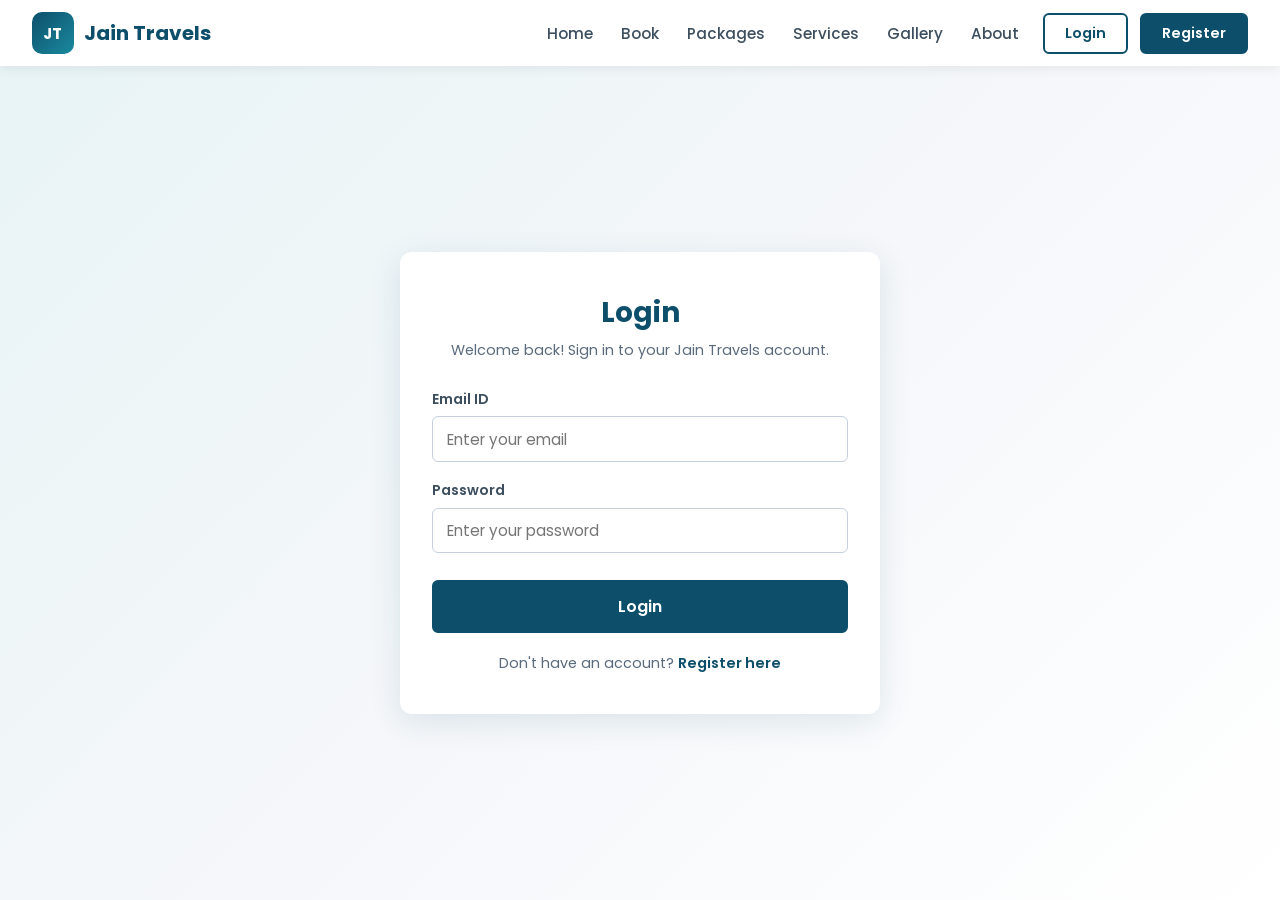
<file: login.html>
<!DOCTYPE html>
<html lang="en">
<head>
  <meta charset="UTF-8">
  <meta name="viewport" content="width=device-width, initial-scale=1.0">
  <title>Login | Jain Travels</title>
  <link rel="preconnect" href="https://fonts.googleapis.com">
  <link rel="preconnect" href="https://fonts.gstatic.com" crossorigin>
  <link href="https://fonts.googleapis.com/css2?family=Poppins:wght@400;500;600;700&display=swap" rel="stylesheet">
  <link rel="stylesheet" href="styles.css">
  <link rel="stylesheet" href="auth.css">
</head>
<body>
  <header class="navbar">
    <a href="index.html" class="brand">
      <span class="brand-logo" aria-hidden="true">JT</span>
      <span class="brand-name">Jain Travels</span>
    </a>

    <nav class="nav-menu" aria-label="Main navigation">
      <ul class="nav-links">
        <li><a href="index.html">Home</a></li>
        <li><a href="index.html#booking">Book</a></li>
        <li><a href="index.html#packages">Packages</a></li>
        <li><a href="index.html#services">Services</a></li>
        <li><a href="index.html#gallery">Gallery</a></li>
        <li><a href="index.html#about">About</a></li>
      </ul>
    </nav>

    <div class="nav-auth">
      <a href="login.html" class="btn btn-outline">Login</a>
      <a href="register.html" class="btn btn-filled">Register</a>
    </div>
  </header>

  <main class="auth-page">
    <div class="auth-card">
      <h1>Login</h1>
      <p class="auth-subtitle">Welcome back! Sign in to your Jain Travels account.</p>

      <form id="login-form" class="auth-form" novalidate>
        <div class="form-group">
          <label for="email">Email ID</label>
          <input type="email" id="email" name="email" placeholder="Enter your email" required>
        </div>

        <div class="form-group">
          <label for="password">Password</label>
          <input type="password" id="password" name="password" placeholder="Enter your password" required>
        </div>

        <p id="form-error" class="auth-error" role="alert" hidden></p>

        <button type="submit" class="btn btn-filled auth-submit">Login</button>
      </form>

      <p class="auth-switch">
        Don't have an account? <a href="register.html">Register here</a>
      </p>
    </div>
  </main>

  <script src="auth.js"></script>
</body>
</html>
</file>
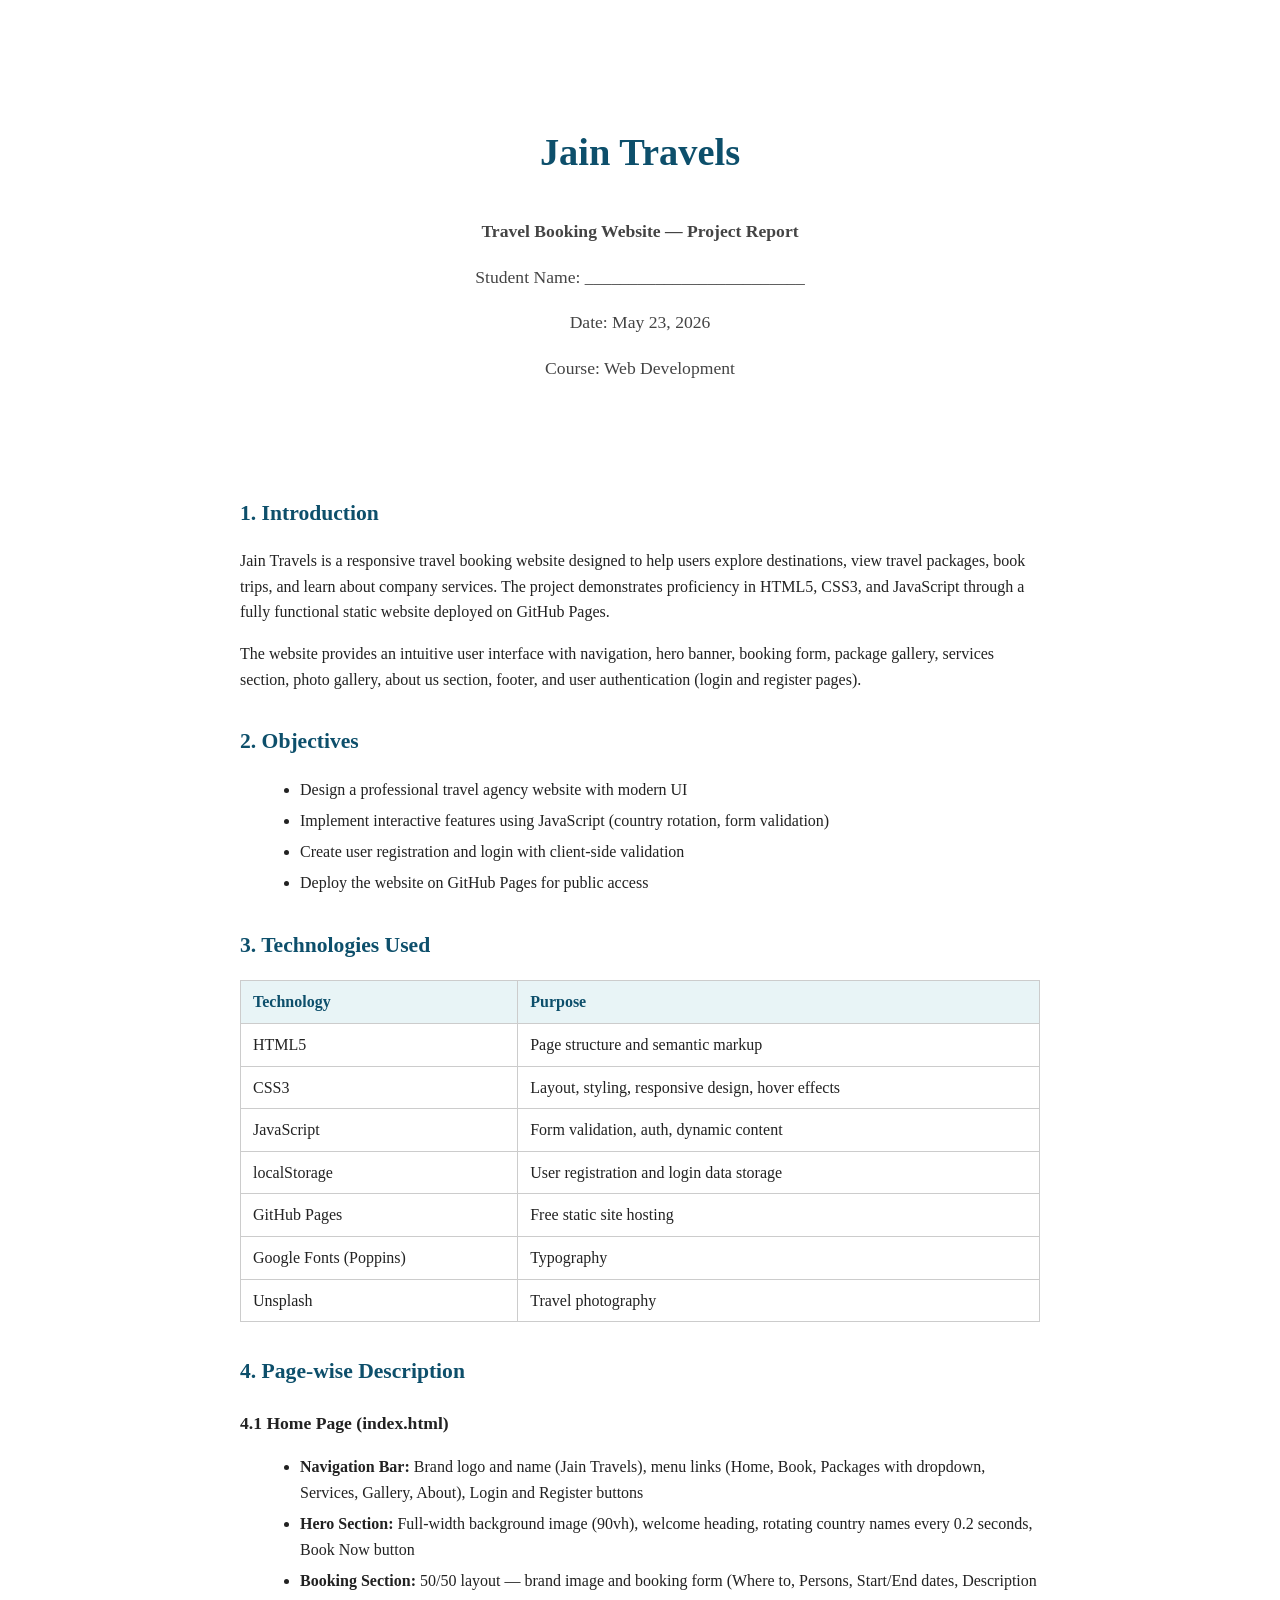
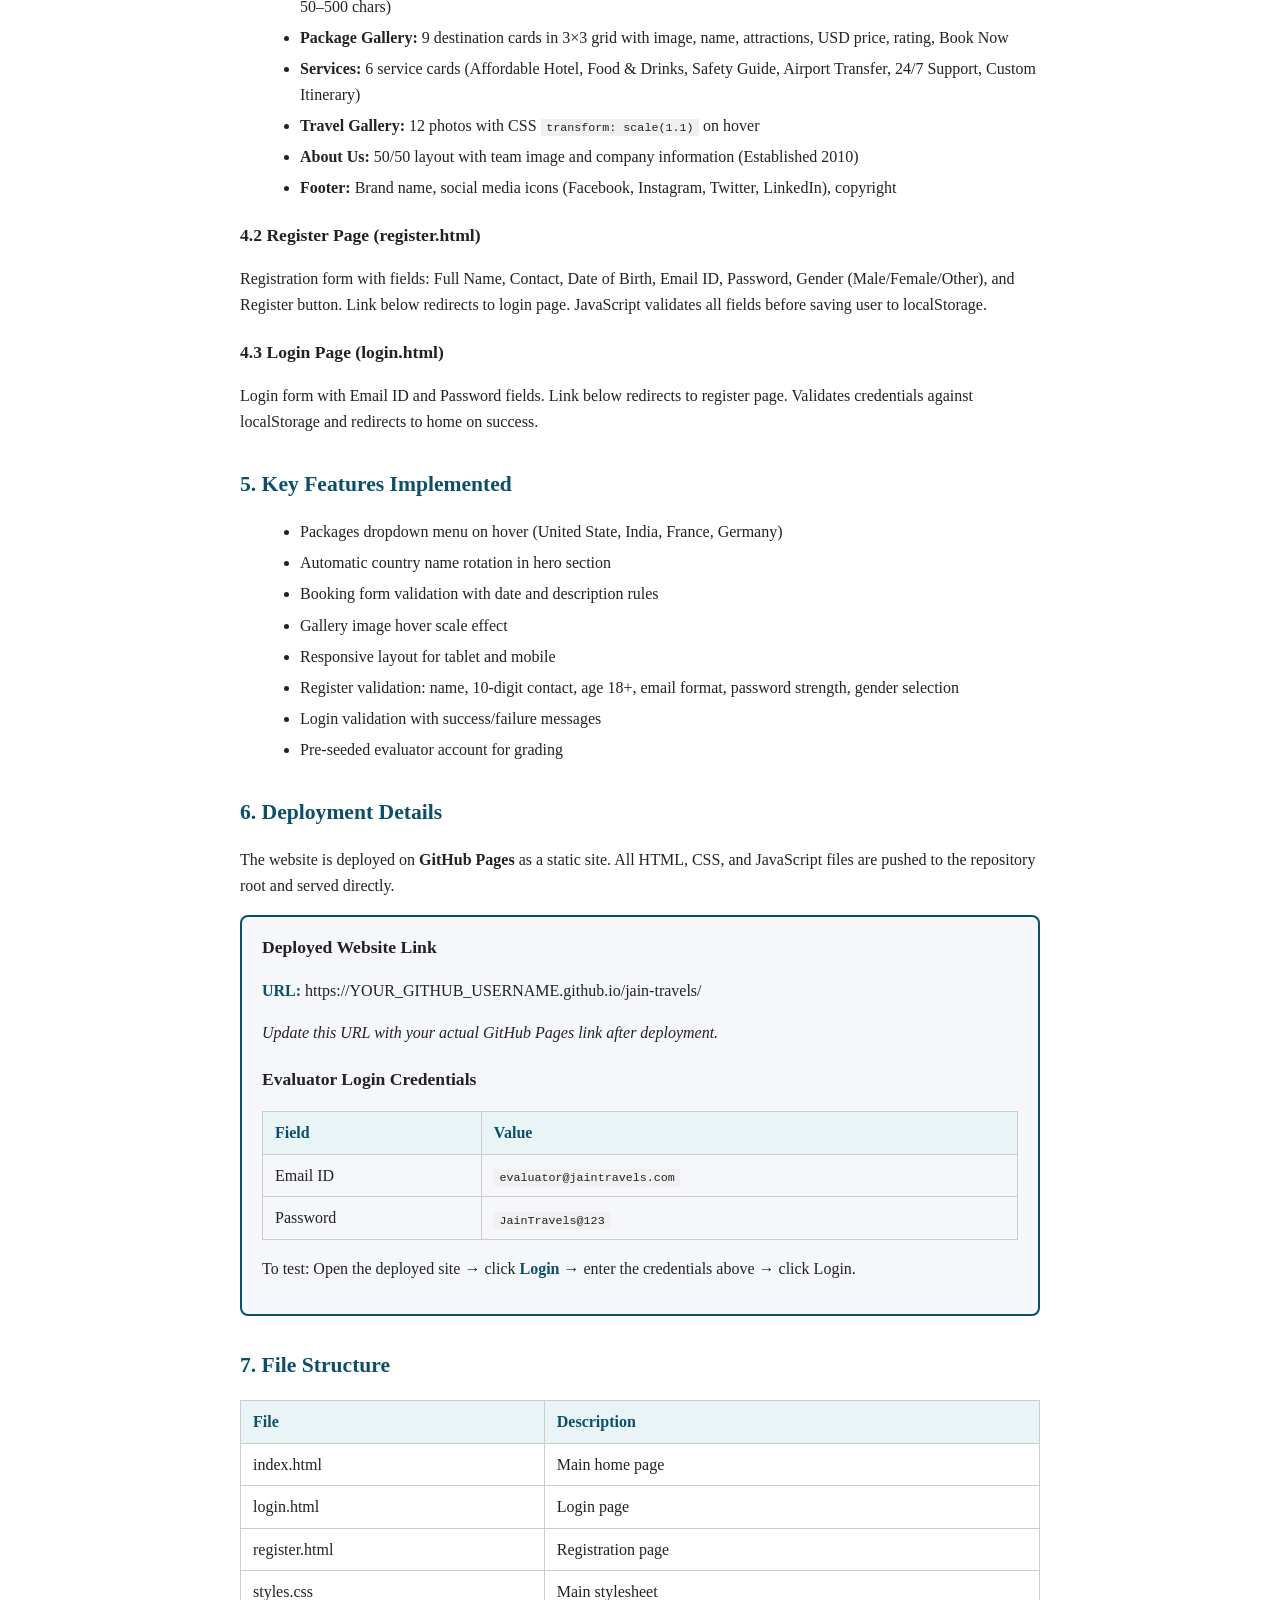
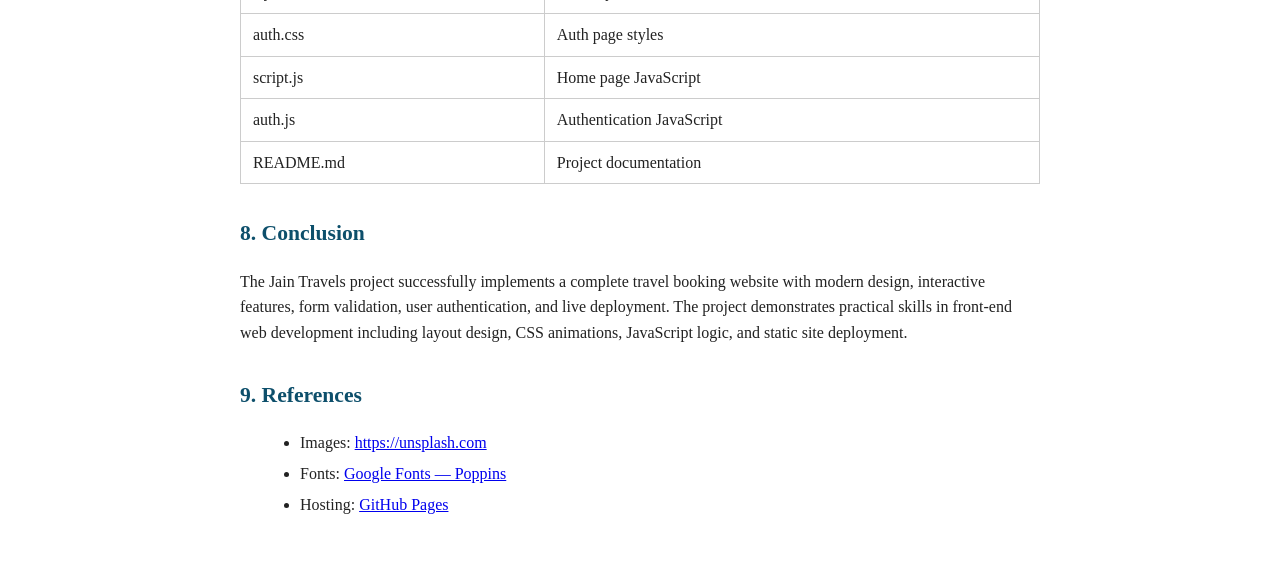
<file: project-report.html>
<!DOCTYPE html>
<html lang="en">
<head>
  <meta charset="UTF-8">
  <title>Jain Travels — Project Report</title>
  <style>
  @page { margin: 2cm; }
  body { font-family: Georgia, "Times New Roman", serif; line-height: 1.6; color: #222; max-width: 800px; margin: 0 auto; padding: 2rem; }
  h1 { color: #0d4f6b; font-size: 2rem; border-bottom: 3px solid #0d4f6b; padding-bottom: 0.5rem; page-break-after: avoid; }
  h2 { color: #0d4f6b; font-size: 1.35rem; margin-top: 2rem; page-break-after: avoid; }
  h3 { font-size: 1.1rem; margin-top: 1.25rem; }
  .cover { text-align: center; padding: 4rem 0; page-break-after: always; }
  .cover h1 { border: none; font-size: 2.4rem; }
  .cover p { font-size: 1.1rem; color: #444; }
  table { width: 100%; border-collapse: collapse; margin: 1rem 0; }
  th, td { border: 1px solid #ccc; padding: 0.5rem 0.75rem; text-align: left; }
  th { background: #e8f4f6; color: #0d4f6b; }
  ul { margin: 0.5rem 0 1rem 1.25rem; }
  li { margin-bottom: 0.35rem; }
  .credentials { background: #f5f7fa; border: 2px solid #0d4f6b; padding: 1rem 1.25rem; margin: 1rem 0; border-radius: 8px; }
  .credentials strong { color: #0d4f6b; }
  .page-break { page-break-before: always; }
  code { background: #f0f0f0; padding: 0.1rem 0.35rem; font-size: 0.9em; }
  </style>
</head>
<body>

  <div class="cover">
    <h1>Jain Travels</h1>
    <p><strong>Travel Booking Website — Project Report</strong></p>
    <p>Student Name: _________________________</p>
    <p>Date: May 23, 2026</p>
    <p>Course: Web Development</p>
  </div>

  <h2>1. Introduction</h2>
  <p>Jain Travels is a responsive travel booking website designed to help users explore destinations, view travel packages, book trips, and learn about company services. The project demonstrates proficiency in HTML5, CSS3, and JavaScript through a fully functional static website deployed on GitHub Pages.</p>
  <p>The website provides an intuitive user interface with navigation, hero banner, booking form, package gallery, services section, photo gallery, about us section, footer, and user authentication (login and register pages).</p>

  <h2>2. Objectives</h2>
  <ul>
    <li>Design a professional travel agency website with modern UI</li>
    <li>Implement interactive features using JavaScript (country rotation, form validation)</li>
    <li>Create user registration and login with client-side validation</li>
    <li>Deploy the website on GitHub Pages for public access</li>
  </ul>

  <h2>3. Technologies Used</h2>
  <table>
    <tr><th>Technology</th><th>Purpose</th></tr>
    <tr><td>HTML5</td><td>Page structure and semantic markup</td></tr>
    <tr><td>CSS3</td><td>Layout, styling, responsive design, hover effects</td></tr>
    <tr><td>JavaScript</td><td>Form validation, auth, dynamic content</td></tr>
    <tr><td>localStorage</td><td>User registration and login data storage</td></tr>
    <tr><td>GitHub Pages</td><td>Free static site hosting</td></tr>
    <tr><td>Google Fonts (Poppins)</td><td>Typography</td></tr>
    <tr><td>Unsplash</td><td>Travel photography</td></tr>
  </table>

  <h2 class="page-break">4. Page-wise Description</h2>

  <h3>4.1 Home Page (index.html)</h3>
  <ul>
    <li><strong>Navigation Bar:</strong> Brand logo and name (Jain Travels), menu links (Home, Book, Packages with dropdown, Services, Gallery, About), Login and Register buttons</li>
    <li><strong>Hero Section:</strong> Full-width background image (90vh), welcome heading, rotating country names every 0.2 seconds, Book Now button</li>
    <li><strong>Booking Section:</strong> 50/50 layout — brand image and booking form (Where to, Persons, Start/End dates, Description 50–500 chars)</li>
    <li><strong>Package Gallery:</strong> 9 destination cards in 3×3 grid with image, name, attractions, USD price, rating, Book Now</li>
    <li><strong>Services:</strong> 6 service cards (Affordable Hotel, Food &amp; Drinks, Safety Guide, Airport Transfer, 24/7 Support, Custom Itinerary)</li>
    <li><strong>Travel Gallery:</strong> 12 photos with CSS <code>transform: scale(1.1)</code> on hover</li>
    <li><strong>About Us:</strong> 50/50 layout with team image and company information (Established 2010)</li>
    <li><strong>Footer:</strong> Brand name, social media icons (Facebook, Instagram, Twitter, LinkedIn), copyright</li>
  </ul>

  <h3>4.2 Register Page (register.html)</h3>
  <p>Registration form with fields: Full Name, Contact, Date of Birth, Email ID, Password, Gender (Male/Female/Other), and Register button. Link below redirects to login page. JavaScript validates all fields before saving user to localStorage.</p>

  <h3>4.3 Login Page (login.html)</h3>
  <p>Login form with Email ID and Password fields. Link below redirects to register page. Validates credentials against localStorage and redirects to home on success.</p>

  <h2>5. Key Features Implemented</h2>
  <ul>
    <li>Packages dropdown menu on hover (United State, India, France, Germany)</li>
    <li>Automatic country name rotation in hero section</li>
    <li>Booking form validation with date and description rules</li>
    <li>Gallery image hover scale effect</li>
    <li>Responsive layout for tablet and mobile</li>
    <li>Register validation: name, 10-digit contact, age 18+, email format, password strength, gender selection</li>
    <li>Login validation with success/failure messages</li>
    <li>Pre-seeded evaluator account for grading</li>
  </ul>

  <h2 class="page-break">6. Deployment Details</h2>
  <p>The website is deployed on <strong>GitHub Pages</strong> as a static site. All HTML, CSS, and JavaScript files are pushed to the repository root and served directly.</p>

  <div class="credentials">
    <h3 style="margin-top:0;">Deployed Website Link</h3>
    <p><strong>URL:</strong> <span id="deploy-url">https://YOUR_GITHUB_USERNAME.github.io/jain-travels/</span></p>
    <p><em>Update this URL with your actual GitHub Pages link after deployment.</em></p>

    <h3>Evaluator Login Credentials</h3>
    <table>
      <tr><th>Field</th><th>Value</th></tr>
      <tr><td>Email ID</td><td><code>evaluator@jaintravels.com</code></td></tr>
      <tr><td>Password</td><td><code>JainTravels@123</code></td></tr>
    </table>
    <p>To test: Open the deployed site → click <strong>Login</strong> → enter the credentials above → click Login.</p>
  </div>

  <h2>7. File Structure</h2>
  <table>
    <tr><th>File</th><th>Description</th></tr>
    <tr><td>index.html</td><td>Main home page</td></tr>
    <tr><td>login.html</td><td>Login page</td></tr>
    <tr><td>register.html</td><td>Registration page</td></tr>
    <tr><td>styles.css</td><td>Main stylesheet</td></tr>
    <tr><td>auth.css</td><td>Auth page styles</td></tr>
    <tr><td>script.js</td><td>Home page JavaScript</td></tr>
    <tr><td>auth.js</td><td>Authentication JavaScript</td></tr>
    <tr><td>README.md</td><td>Project documentation</td></tr>
  </table>

  <h2>8. Conclusion</h2>
  <p>The Jain Travels project successfully implements a complete travel booking website with modern design, interactive features, form validation, user authentication, and live deployment. The project demonstrates practical skills in front-end web development including layout design, CSS animations, JavaScript logic, and static site deployment.</p>

  <h2>9. References</h2>
  <ul>
    <li>Images: <a href="https://unsplash.com">https://unsplash.com</a></li>
    <li>Fonts: <a href="https://fonts.google.com/specimen/Poppins">Google Fonts — Poppins</a></li>
    <li>Hosting: <a href="https://pages.github.com">GitHub Pages</a></li>
  </ul>

</body>
</html>
</file>
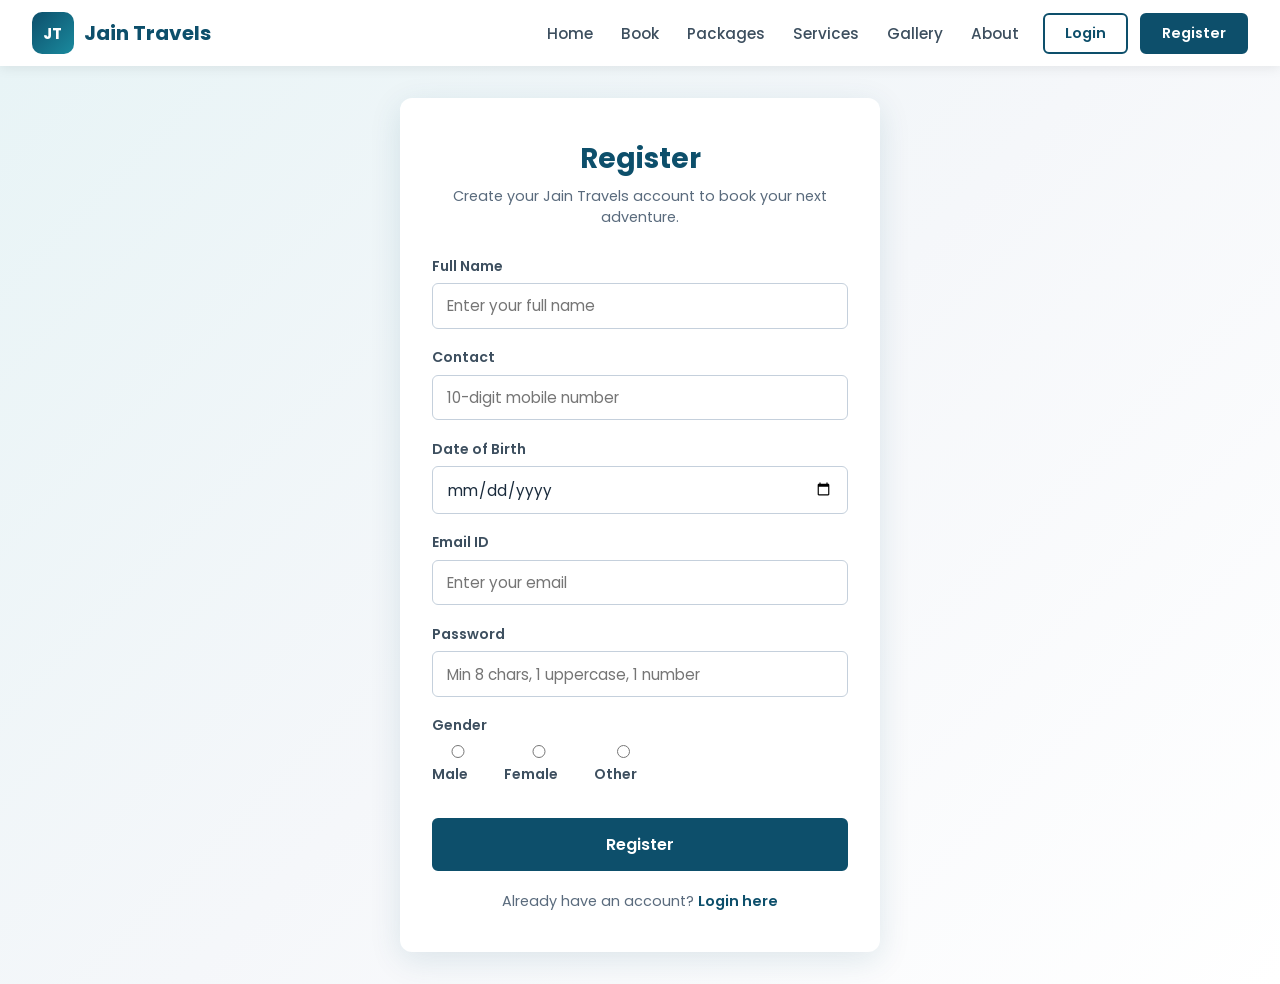
<file: register.html>
<!DOCTYPE html>
<html lang="en">
<head>
  <meta charset="UTF-8">
  <meta name="viewport" content="width=device-width, initial-scale=1.0">
  <title>Register | Jain Travels</title>
  <link rel="preconnect" href="https://fonts.googleapis.com">
  <link rel="preconnect" href="https://fonts.gstatic.com" crossorigin>
  <link href="https://fonts.googleapis.com/css2?family=Poppins:wght@400;500;600;700&display=swap" rel="stylesheet">
  <link rel="stylesheet" href="styles.css">
  <link rel="stylesheet" href="auth.css">
</head>
<body>
  <header class="navbar">
    <a href="index.html" class="brand">
      <span class="brand-logo" aria-hidden="true">JT</span>
      <span class="brand-name">Jain Travels</span>
    </a>

    <nav class="nav-menu" aria-label="Main navigation">
      <ul class="nav-links">
        <li><a href="index.html">Home</a></li>
        <li><a href="index.html#booking">Book</a></li>
        <li><a href="index.html#packages">Packages</a></li>
        <li><a href="index.html#services">Services</a></li>
        <li><a href="index.html#gallery">Gallery</a></li>
        <li><a href="index.html#about">About</a></li>
      </ul>
    </nav>

    <div class="nav-auth">
      <a href="login.html" class="btn btn-outline">Login</a>
      <a href="register.html" class="btn btn-filled">Register</a>
    </div>
  </header>

  <main class="auth-page">
    <div class="auth-card">
      <h1>Register</h1>
      <p class="auth-subtitle">Create your Jain Travels account to book your next adventure.</p>

      <form id="register-form" class="auth-form" novalidate>
        <div class="form-group">
          <label for="fullname">Full Name</label>
          <input type="text" id="fullname" name="fullname" placeholder="Enter your full name" required>
        </div>

        <div class="form-group">
          <label for="contact">Contact</label>
          <input type="tel" id="contact" name="contact" placeholder="10-digit mobile number" required>
        </div>

        <div class="form-group">
          <label for="dob">Date of Birth</label>
          <input type="date" id="dob" name="dob" required>
        </div>

        <div class="form-group">
          <label for="email">Email ID</label>
          <input type="email" id="email" name="email" placeholder="Enter your email" required>
        </div>

        <div class="form-group">
          <label for="password">Password</label>
          <input type="password" id="password" name="password" placeholder="Min 8 chars, 1 uppercase, 1 number" required>
        </div>

        <div class="form-group">
          <span class="gender-label">Gender</span>
          <div class="gender-group" role="radiogroup" aria-label="Gender">
            <label class="gender-option">
              <input type="radio" name="gender" value="Male" required>
              Male
            </label>
            <label class="gender-option">
              <input type="radio" name="gender" value="Female">
              Female
            </label>
            <label class="gender-option">
              <input type="radio" name="gender" value="Other">
              Other
            </label>
          </div>
        </div>

        <p id="form-error" class="auth-error" role="alert" hidden></p>

        <button type="submit" class="btn btn-filled auth-submit">Register</button>
      </form>

      <p class="auth-switch">
        Already have an account? <a href="login.html">Login here</a>
      </p>
    </div>
  </main>

  <script src="auth.js"></script>
</body>
</html>
</file>
<file: styles.css>
*,
*::before,
*::after {
  box-sizing: border-box;
  margin: 0;
  padding: 0;
}

body {
  font-family: "Poppins", system-ui, sans-serif;
  color: #1a2b3c;
  background: #f5f7fa;
}

a {
  text-decoration: none;
  color: inherit;
}

ul {
  list-style: none;
}

/* Navigation */
.navbar {
  position: fixed;
  top: 0;
  left: 0;
  z-index: 100;
  display: flex;
  align-items: center;
  justify-content: space-between;
  width: 100%;
  padding: 0.75rem 2rem;
  background: #ffffff;
  box-shadow: 0 2px 12px rgba(0, 0, 0, 0.08);
}

.brand {
  display: flex;
  align-items: center;
  gap: 0.65rem;
  flex-shrink: 0;
}

.brand-logo {
  display: flex;
  align-items: center;
  justify-content: center;
  width: 42px;
  height: 42px;
  border-radius: 10px;
  background: linear-gradient(135deg, #0d4f6b, #1a8a9e);
  color: #ffffff;
  font-weight: 700;
  font-size: 0.95rem;
  letter-spacing: 0.02em;
}

.brand-name {
  font-size: 1.25rem;
  font-weight: 700;
  color: #0d4f6b;
}

.nav-menu {
  flex: 1;
  display: flex;
  justify-content: flex-end;
  margin-right: 1.5rem;
}

.nav-links {
  display: flex;
  align-items: center;
  gap: 1.75rem;
}

.nav-links > li > a {
  font-size: 0.95rem;
  font-weight: 500;
  color: #3d4f5f;
  transition: color 0.2s ease;
}

.nav-links > li > a:hover {
  color: #1a8a9e;
}

/* Packages dropdown */
.dropdown {
  position: relative;
}

.dropdown-toggle::after {
  content: " ▾";
  font-size: 0.75em;
}

.dropdown-menu {
  position: absolute;
  top: 100%;
  left: 50%;
  transform: translateX(-50%);
  min-width: 180px;
  margin-top: 0.5rem;
  padding: 0.5rem 0;
  background: #ffffff;
  border-radius: 8px;
  box-shadow: 0 8px 24px rgba(0, 0, 0, 0.12);
  opacity: 0;
  visibility: hidden;
  transition: opacity 0.2s ease, visibility 0.2s ease;
}

.dropdown:hover .dropdown-menu {
  opacity: 1;
  visibility: visible;
}

.dropdown-menu li a {
  display: block;
  padding: 0.6rem 1.25rem;
  font-size: 0.9rem;
  color: #3d4f5f;
  white-space: nowrap;
  transition: background 0.2s ease, color 0.2s ease;
}

.dropdown-menu li a:hover {
  background: #e8f4f6;
  color: #0d4f6b;
}

/* Auth buttons */
.nav-auth {
  display: flex;
  align-items: center;
  gap: 0.75rem;
  flex-shrink: 0;
}

.btn {
  display: inline-flex;
  align-items: center;
  justify-content: center;
  padding: 0.5rem 1.25rem;
  font-family: inherit;
  font-size: 0.9rem;
  font-weight: 600;
  border-radius: 6px;
  border: 2px solid transparent;
  cursor: pointer;
  transition: background 0.2s ease, color 0.2s ease, border-color 0.2s ease;
}

.btn-outline {
  color: #0d4f6b;
  border-color: #0d4f6b;
  background: transparent;
}

.btn-outline:hover {
  background: #e8f4f6;
}

.btn-filled {
  color: #ffffff;
  background: #0d4f6b;
  border-color: #0d4f6b;
}

.btn-filled:hover {
  background: #1a8a9e;
  border-color: #1a8a9e;
}

/* Hero section */
.hero {
  position: relative;
  width: 100%;
  height: 90vh;
  margin-top: 66px;
  background-image: url("https://images.unsplash.com/photo-1488646953014-85cb44e25828?auto=format&fit=crop&w=1920&q=80");
  background-size: cover;
  background-position: center;
  background-repeat: no-repeat;
}

.hero-overlay {
  position: absolute;
  inset: 0;
  background: rgba(0, 0, 0, 0.45);
}

.hero-content {
  position: relative;
  z-index: 1;
  display: flex;
  flex-direction: column;
  align-items: center;
  justify-content: center;
  width: 100%;
  height: 100%;
  text-align: center;
  padding: 2rem;
}

.hero-content h1 {
  font-size: 2rem;
  font-weight: 600;
  color: #ffffff;
  text-shadow: 0 2px 8px rgba(0, 0, 0, 0.4);
  margin-bottom: 0.75rem;
}

.hero-content h2 {
  font-size: 3.5rem;
  font-weight: 700;
  color: #ffffff;
  text-shadow: 0 2px 12px rgba(0, 0, 0, 0.5);
  margin-bottom: 2rem;
  line-height: 1.2;
}

#country-name {
  color: #7ee8d8;
}

.btn-primary {
  padding: 0.85rem 2.5rem;
  font-size: 1.05rem;
  color: #0d4f6b;
  background: #ffffff;
  border: none;
  border-radius: 8px;
  box-shadow: 0 4px 20px rgba(0, 0, 0, 0.25);
}

.btn-primary:hover {
  background: #e8f4f6;
  transform: translateY(-1px);
}

/* Section titles */
.section-title {
  font-size: 1.75rem;
  font-weight: 700;
  color: #0d4f6b;
  margin-bottom: 1.5rem;
}

.section-title-center {
  text-align: center;
  max-width: 1200px;
  margin-left: auto;
  margin-right: auto;
  padding: 0 2rem;
}

/* Booking section */
.booking-section {
  background: #f5f7fa;
}

.booking-row {
  display: flex;
  width: 100%;
}

.booking-image-col,
.booking-form-col {
  width: 50%;
}

.booking-image-col img {
  width: 100%;
  height: 100%;
  min-height: 560px;
  object-fit: cover;
  display: block;
}

.booking-form-col {
  display: flex;
  align-items: center;
  padding: 3rem;
}

.booking-form {
  width: 100%;
  max-width: 480px;
  margin: 0 auto;
  padding: 2rem;
  background: #ffffff;
  border-radius: 12px;
  box-shadow: 0 4px 24px rgba(0, 0, 0, 0.08);
}

.form-group {
  margin-bottom: 1.25rem;
}

.form-group label {
  display: block;
  font-size: 0.9rem;
  font-weight: 600;
  color: #3d4f5f;
  margin-bottom: 0.4rem;
}

.form-group input,
.form-group select,
.form-group textarea {
  width: 100%;
  padding: 0.65rem 0.85rem;
  font-family: inherit;
  font-size: 0.95rem;
  color: #1a2b3c;
  border: 1px solid #c5d0dc;
  border-radius: 6px;
  background: #ffffff;
  transition: border-color 0.2s ease, box-shadow 0.2s ease;
}

.form-group input:focus,
.form-group select:focus,
.form-group textarea:focus {
  outline: none;
  border-color: #0d4f6b;
  box-shadow: 0 0 0 3px rgba(13, 79, 107, 0.15);
}

.form-group textarea {
  resize: vertical;
  min-height: 100px;
}

.form-row {
  display: flex;
  gap: 1rem;
}

.form-row .form-group {
  flex: 1;
}

.char-count {
  display: block;
  margin-top: 0.35rem;
  font-size: 0.8rem;
  color: #6b7c8d;
  text-align: right;
}

.form-error {
  margin-bottom: 1rem;
  padding: 0.65rem 0.85rem;
  font-size: 0.85rem;
  color: #b42318;
  background: #fef3f2;
  border-radius: 6px;
  border: 1px solid #fecdca;
}

.btn-submit {
  width: 100%;
  padding: 0.75rem;
  font-size: 1rem;
}

/* Package gallery */
.packages-section {
  padding: 4rem 0;
  background: #ffffff;
}

.package-grid {
  display: grid;
  grid-template-columns: repeat(3, 1fr);
  gap: 1.5rem;
  max-width: 1200px;
  margin: 0 auto;
  padding: 0 2rem 1rem;
}

.package-card {
  background: #ffffff;
  border-radius: 12px;
  overflow: hidden;
  box-shadow: 0 4px 20px rgba(0, 0, 0, 0.08);
  transition: transform 0.2s ease, box-shadow 0.2s ease;
}

.package-card:hover {
  transform: translateY(-4px);
  box-shadow: 0 8px 28px rgba(0, 0, 0, 0.12);
}

.package-card img {
  width: 100%;
  height: 200px;
  object-fit: cover;
  display: block;
}

.package-body {
  padding: 1.25rem;
}

.package-body h3 {
  font-size: 1.2rem;
  font-weight: 700;
  color: #0d4f6b;
  margin-bottom: 0.5rem;
}

.package-body .attractions {
  font-size: 0.88rem;
  color: #5a6b7d;
  line-height: 1.5;
  margin-bottom: 1rem;
}

.package-meta {
  display: flex;
  justify-content: space-between;
  align-items: center;
  margin-bottom: 1rem;
}

.package-meta .price {
  font-size: 1.05rem;
  font-weight: 700;
  color: #0d4f6b;
}

.package-meta .rating {
  font-size: 0.95rem;
  font-weight: 600;
  color: #e6a817;
}

.package-book {
  width: 100%;
}

/* Services section */
.services-section {
  padding: 4rem 0;
  background: #e8f4f6;
}

.services-grid {
  display: grid;
  grid-template-columns: repeat(3, 1fr);
  gap: 1.25rem;
  max-width: 1200px;
  margin: 0 auto;
  padding: 0 2rem;
}

.service-card {
  background: #ffffff;
  padding: 2rem 1.5rem;
  border-radius: 12px;
  text-align: center;
  box-shadow: 0 2px 12px rgba(0, 0, 0, 0.06);
  transition: transform 0.2s ease, box-shadow 0.2s ease;
}

.service-card:hover {
  transform: translateY(-4px);
  box-shadow: 0 8px 24px rgba(0, 0, 0, 0.1);
}

.service-icon {
  display: flex;
  align-items: center;
  justify-content: center;
  width: 56px;
  height: 56px;
  margin: 0 auto 1rem;
  font-size: 1.75rem;
  background: #e8f4f6;
  border-radius: 50%;
}

.service-card h3 {
  font-size: 1.1rem;
  font-weight: 700;
  color: #0d4f6b;
  margin-bottom: 0.5rem;
}

.service-card p {
  font-size: 0.88rem;
  color: #5a6b7d;
  line-height: 1.5;
}

/* Gallery section */
.gallery-section {
  padding: 4rem 0;
  background: #ffffff;
}

.gallery-grid {
  display: grid;
  grid-template-columns: repeat(4, 1fr);
  gap: 1rem;
  max-width: 1200px;
  margin: 0 auto;
  padding: 0 2rem 1rem;
}

.gallery-item {
  overflow: hidden;
  border-radius: 12px;
  margin: 0;
}

.gallery-item img {
  width: 100%;
  height: 220px;
  object-fit: cover;
  display: block;
  transition: transform 0.35s ease;
}

.gallery-item:hover img {
  transform: scale(1.1);
}

/* About Us section */
.about-section {
  background: #f5f7fa;
}

.about-row {
  display: flex;
  width: 100%;
}

.about-image-col,
.about-content-col {
  width: 50%;
}

.about-image-col img {
  width: 100%;
  height: 100%;
  min-height: 420px;
  object-fit: cover;
  display: block;
}

.about-content-col {
  display: flex;
  flex-direction: column;
  justify-content: center;
  padding: 3rem;
}

.about-established {
  font-size: 1rem;
  font-weight: 600;
  color: #1a8a9e;
  margin-bottom: 1rem;
}

.about-content-col p {
  font-size: 0.95rem;
  color: #5a6b7d;
  line-height: 1.7;
  margin-bottom: 1rem;
}

.about-highlights {
  list-style: disc;
  padding-left: 1.25rem;
  margin-top: 0.5rem;
}

.about-highlights li {
  font-size: 0.95rem;
  color: #3d4f5f;
  line-height: 1.8;
  list-style: disc;
}

/* Footer */
.site-footer {
  background: #0d4f6b;
  color: #ffffff;
  padding: 2.5rem 2rem;
}

.footer-inner {
  max-width: 1200px;
  margin: 0 auto;
  display: flex;
  flex-direction: column;
  align-items: center;
  gap: 1.25rem;
  text-align: center;
}

.footer-brand {
  display: flex;
  align-items: center;
  gap: 0.65rem;
}

.footer-brand .brand-logo {
  width: 42px;
  height: 42px;
  border-radius: 10px;
  background: linear-gradient(135deg, #1a8a9e, #7ee8d8);
  color: #0d4f6b;
  font-weight: 700;
  font-size: 0.95rem;
  display: flex;
  align-items: center;
  justify-content: center;
}

.footer-brand-name {
  font-size: 1.35rem;
  font-weight: 700;
  color: #ffffff;
}

.footer-social {
  display: flex;
  gap: 1rem;
}

.footer-social a {
  display: flex;
  align-items: center;
  justify-content: center;
  width: 44px;
  height: 44px;
  border-radius: 50%;
  background: rgba(255, 255, 255, 0.12);
  color: #ffffff;
  transition: background 0.2s ease, transform 0.2s ease;
}

.footer-social a:hover {
  background: rgba(255, 255, 255, 0.25);
  transform: translateY(-2px);
}

.footer-copyright {
  font-size: 0.9rem;
  color: rgba(255, 255, 255, 0.85);
  margin-top: 0.5rem;
}

/* Responsive */
@media (max-width: 1024px) {
  .navbar {
    flex-wrap: wrap;
    gap: 0.75rem;
    padding: 0.75rem 1rem;
  }

  .nav-menu {
    order: 3;
    width: 100%;
    margin-right: 0;
    justify-content: center;
  }

  .nav-links {
    flex-wrap: wrap;
    justify-content: center;
    gap: 1rem;
  }

  .hero-content h2 {
    font-size: 2.5rem;
  }

  .package-grid {
    grid-template-columns: repeat(2, 1fr);
  }

  .services-grid {
    grid-template-columns: repeat(2, 1fr);
  }

  .gallery-grid {
    grid-template-columns: repeat(2, 1fr);
  }
}

@media (max-width: 768px) {
  .booking-row {
    flex-direction: column;
  }

  .booking-image-col,
  .booking-form-col {
    width: 100%;
  }

  .booking-image-col img {
    min-height: 280px;
  }

  .booking-form-col {
    padding: 2rem 1rem;
  }

  .form-row {
    flex-direction: column;
    gap: 0;
  }

  .package-grid {
    grid-template-columns: 1fr;
  }

  .services-grid {
    grid-template-columns: 1fr;
  }

  .gallery-grid {
    grid-template-columns: 1fr;
  }

  .about-row {
    flex-direction: column;
  }

  .about-image-col,
  .about-content-col {
    width: 100%;
  }

  .about-image-col img {
    min-height: 280px;
  }

  .about-content-col {
    padding: 2rem 1rem;
  }
}
</file>
<file: auth.css>
.auth-page {
  min-height: calc(100vh - 66px);
  margin-top: 66px;
  display: flex;
  align-items: center;
  justify-content: center;
  padding: 2rem 1rem;
  background: linear-gradient(135deg, #e8f4f6 0%, #f5f7fa 50%, #ffffff 100%);
}

.auth-card {
  width: 100%;
  max-width: 480px;
  padding: 2.5rem 2rem;
  background: #ffffff;
  border-radius: 12px;
  box-shadow: 0 8px 32px rgba(13, 79, 107, 0.12);
}

.auth-card h1 {
  font-size: 1.75rem;
  font-weight: 700;
  color: #0d4f6b;
  margin-bottom: 0.35rem;
  text-align: center;
}

.auth-subtitle {
  font-size: 0.9rem;
  color: #5a6b7d;
  text-align: center;
  margin-bottom: 1.75rem;
}

.auth-form .form-group {
  margin-bottom: 1.15rem;
}

.auth-form label {
  display: block;
  font-size: 0.88rem;
  font-weight: 600;
  color: #3d4f5f;
  margin-bottom: 0.4rem;
}

.auth-form input[type="text"],
.auth-form input[type="email"],
.auth-form input[type="password"],
.auth-form input[type="tel"],
.auth-form input[type="date"] {
  width: 100%;
  padding: 0.65rem 0.85rem;
  font-family: inherit;
  font-size: 0.95rem;
  color: #1a2b3c;
  border: 1px solid #c5d0dc;
  border-radius: 6px;
  background: #ffffff;
  transition: border-color 0.2s ease, box-shadow 0.2s ease;
}

.auth-form input:focus {
  outline: none;
  border-color: #0d4f6b;
  box-shadow: 0 0 0 3px rgba(13, 79, 107, 0.15);
}

.gender-label {
  display: block;
  font-size: 0.88rem;
  font-weight: 600;
  color: #3d4f5f;
  margin-bottom: 0.4rem;
}

.gender-group {
  display: flex;
  gap: 1.25rem;
  flex-wrap: wrap;
  margin-top: 0.35rem;
}

.gender-option {
  display: flex;
  align-items: center;
  gap: 0.4rem;
  font-size: 0.9rem;
  color: #3d4f5f;
  cursor: pointer;
}

.gender-option input {
  accent-color: #0d4f6b;
}

.auth-error {
  margin-bottom: 1rem;
  padding: 0.65rem 0.85rem;
  font-size: 0.85rem;
  color: #b42318;
  background: #fef3f2;
  border-radius: 6px;
  border: 1px solid #fecdca;
}

.auth-submit {
  width: 100%;
  padding: 0.75rem;
  margin-top: 0.5rem;
  font-size: 1rem;
}

.auth-switch {
  margin-top: 1.25rem;
  text-align: center;
  font-size: 0.9rem;
  color: #5a6b7d;
}

.auth-switch a {
  color: #0d4f6b;
  font-weight: 600;
}

.auth-switch a:hover {
  color: #1a8a9e;
  text-decoration: underline;
}

@media (max-width: 480px) {
  .auth-card {
    padding: 2rem 1.25rem;
  }
}
</file>
